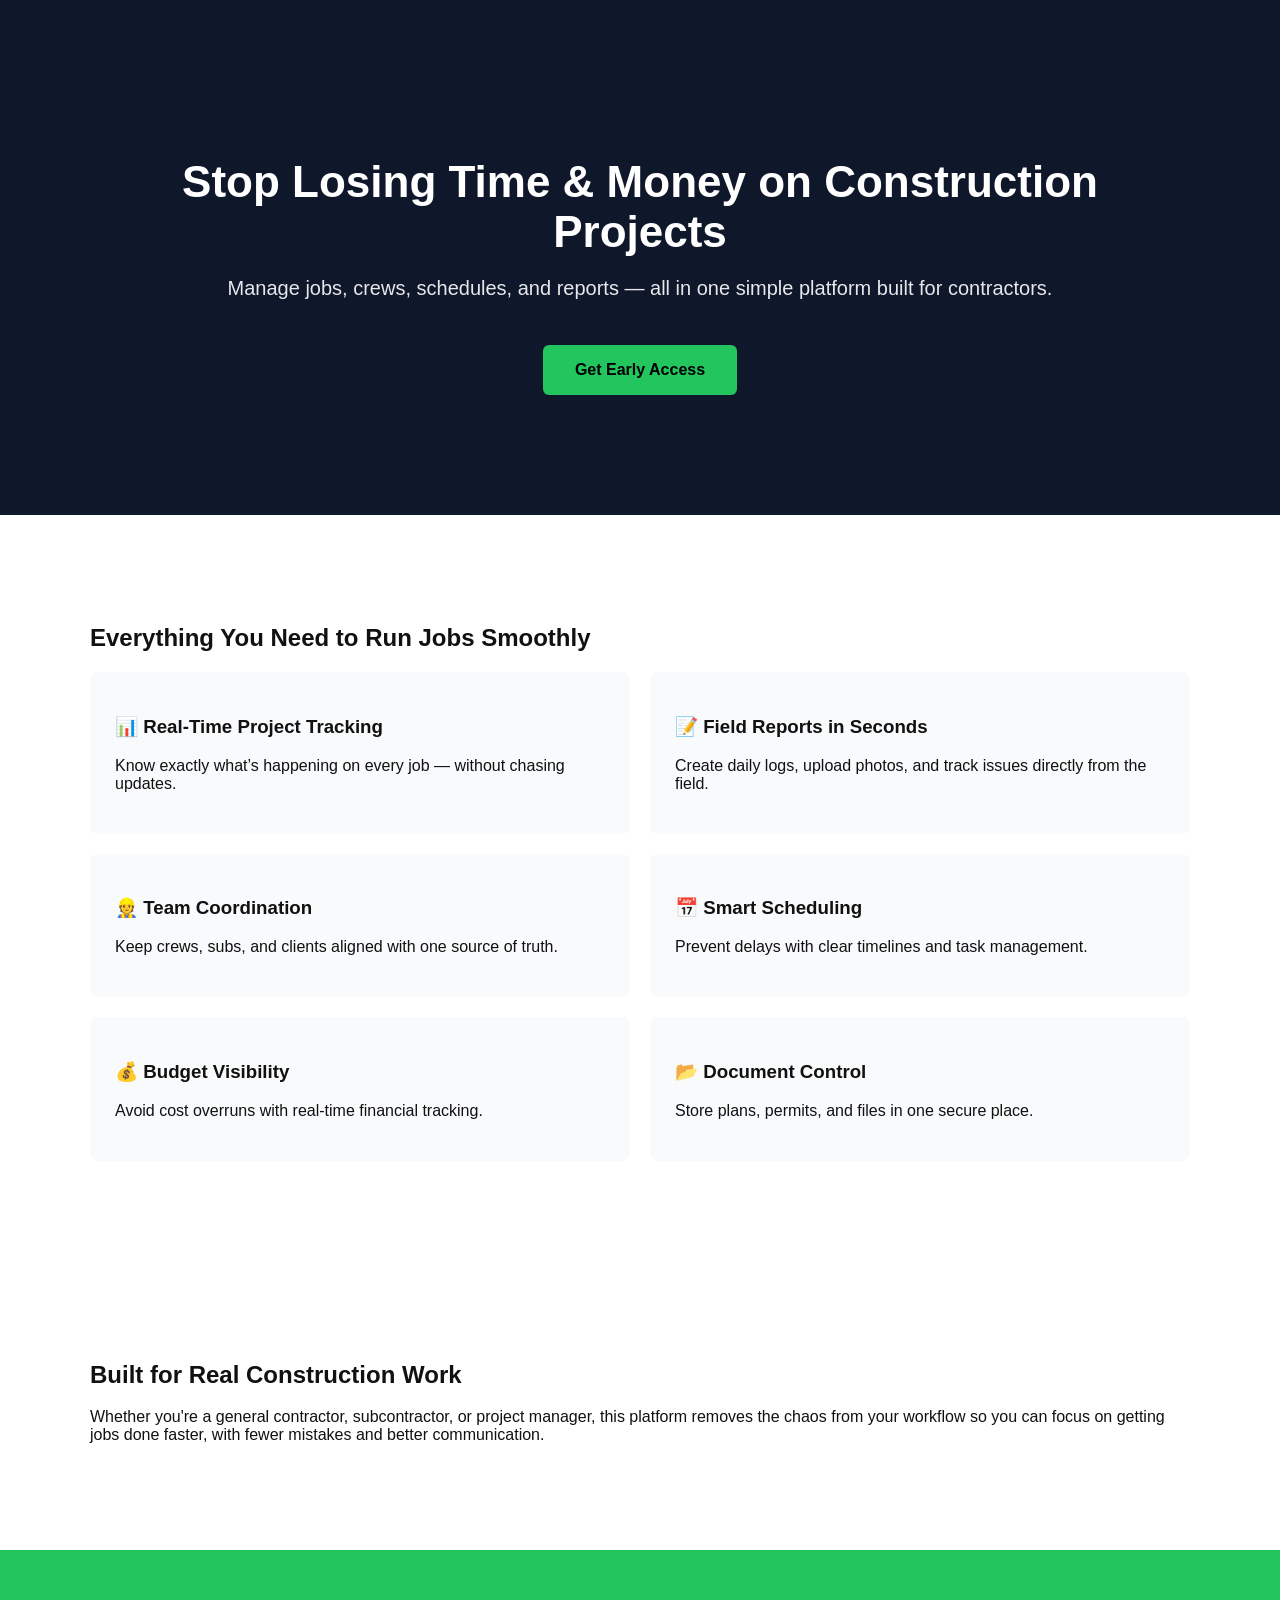
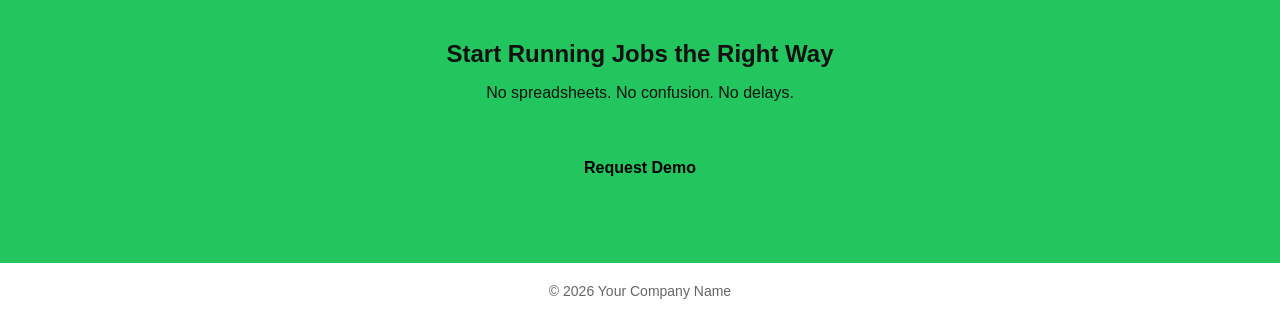
<file: index.html>
<!DOCTYPE html>
<html lang="en">
<head>
<meta charset="UTF-8">
<meta name="viewport" content="width=device-width, initial-scale=1.0">
<title>Stop Losing Money on Construction Delays</title>

<style>
body { margin:0; font-family:Arial, sans-serif; color:#111; }
.container { max-width:1100px; margin:auto; padding:20px; }

.hero {
  background:#0f172a;
  color:#fff;
  text-align:center;
  padding:100px 20px;
}
.hero h1 { font-size:44px; margin-bottom:20px; }
.hero p { font-size:20px; opacity:.9; }

.btn {
  display:inline-block;
  margin-top:25px;
  padding:16px 32px;
  background:#22c55e;
  color:#000;
  font-weight:bold;
  text-decoration:none;
  border-radius:6px;
}

.section { padding:70px 20px; }
.features { display:flex; flex-wrap:wrap; gap:20px; }
.feature {
  flex:1 1 30%;
  background:#f8fafc;
  padding:25px;
  border-radius:8px;
}

.cta {
  background:#22c55e;
  text-align:center;
  padding:70px 20px;
}
.cta h2 { margin-bottom:10px; }

footer {
  text-align:center;
  padding:20px;
  font-size:14px;
  color:#666;
}
</style>
</head>

<body>

<section class="hero">
  <div class="container">
    <h1>Stop Losing Time & Money on Construction Projects</h1>
    <p>Manage jobs, crews, schedules, and reports — all in one simple platform built for contractors.</p>
    <a href="#" class="btn">Get Early Access</a>
  </div>
</section>

<section class="section">
  <div class="container">
    <h2>Everything You Need to Run Jobs Smoothly</h2>
    <div class="features">

      <div class="feature">
        <h3>📊 Real-Time Project Tracking</h3>
        <p>Know exactly what’s happening on every job — without chasing updates.</p>
      </div>

      <div class="feature">
        <h3>📝 Field Reports in Seconds</h3>
        <p>Create daily logs, upload photos, and track issues directly from the field.</p>
      </div>

      <div class="feature">
        <h3>👷 Team Coordination</h3>
        <p>Keep crews, subs, and clients aligned with one source of truth.</p>
      </div>

      <div class="feature">
        <h3>📅 Smart Scheduling</h3>
        <p>Prevent delays with clear timelines and task management.</p>
      </div>

      <div class="feature">
        <h3>💰 Budget Visibility</h3>
        <p>Avoid cost overruns with real-time financial tracking.</p>
      </div>

      <div class="feature">
        <h3>📂 Document Control</h3>
        <p>Store plans, permits, and files in one secure place.</p>
      </div>

    </div>
  </div>
</section>

<section class="section">
  <div class="container">
    <h2>Built for Real Construction Work</h2>
    <p>
      Whether you're a general contractor, subcontractor, or project manager, this platform
      removes the chaos from your workflow so you can focus on getting jobs done faster,
      with fewer mistakes and better communication.
    </p>
  </div>
</section>

<section class="cta">
  <h2>Start Running Jobs the Right Way</h2>
  <p>No spreadsheets. No confusion. No delays.</p>
  <a href="#" class="btn">Request Demo</a>
</section>

<footer>
  © 2026 Your Company Name
</footer>

</body>
</html>
</file>
